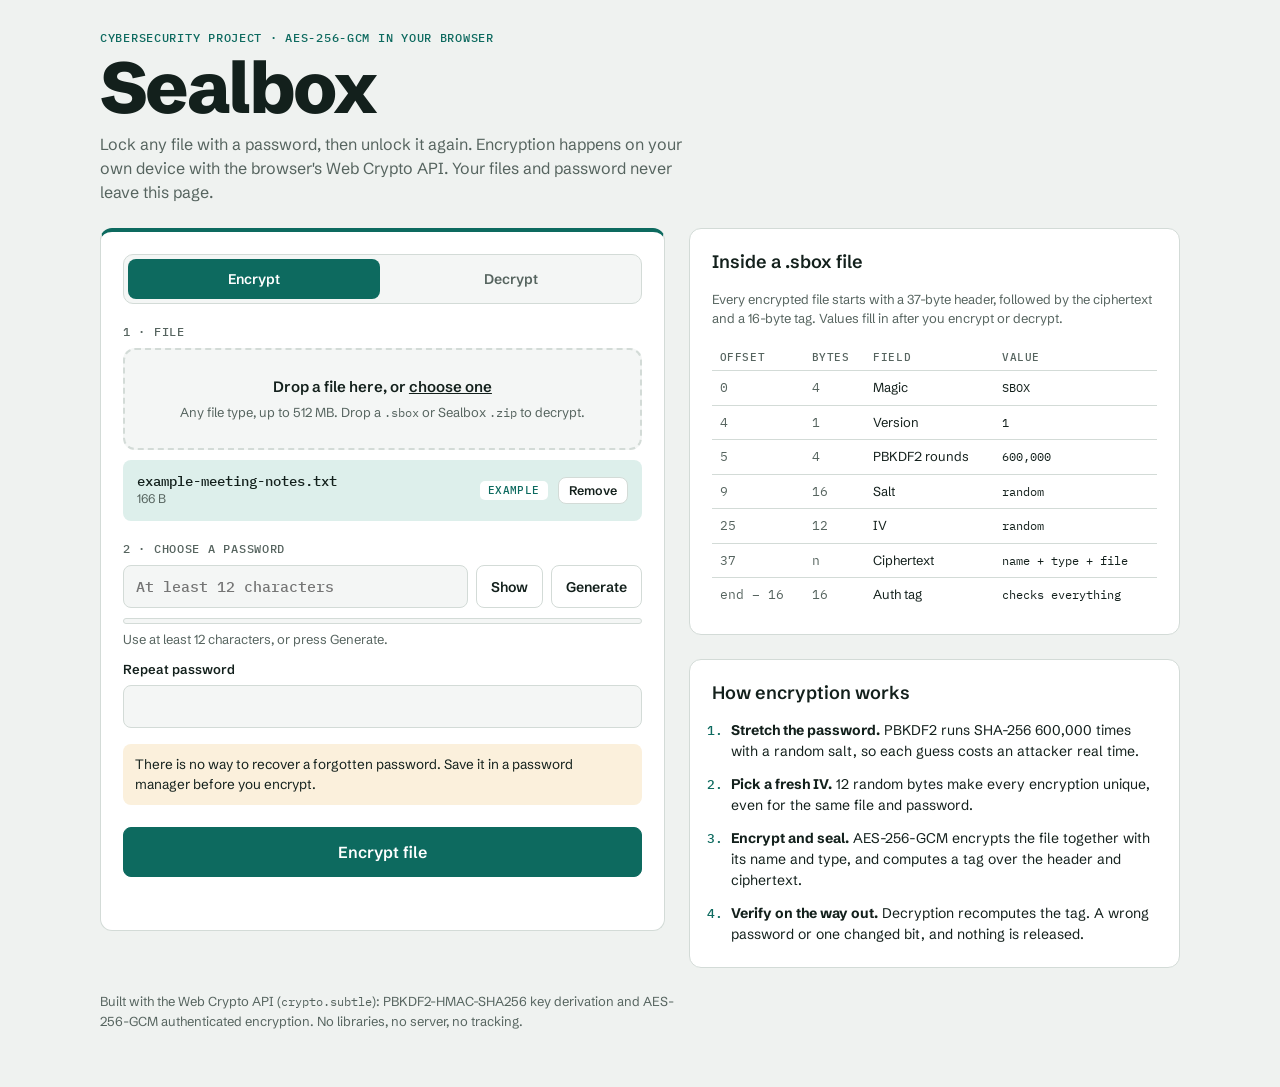
<file: encrypt_and_decrypt/File Encryption/index.html>
<!doctype html><html><head><meta charset=utf8><meta name=viewport content="width=device-width,initial-scale=1,viewport-fit=cover"><style>:root{color-scheme:light;box-sizing:border-box;padding-top:env(safe-area-inset-top,0px);padding-bottom:env(safe-area-inset-bottom,0px)}html{scroll-padding-top:env(safe-area-inset-top,0px)}body{margin:0;padding:0;font:14px -apple-system,BlinkMacSystemFont,sans-serif;background:#fff;color:#000}img{max-width:100%}[hidden]:not([hidden=until-found i]){display:none!important}</style></head><body>
<title>Sealbox File Encryption</title>
  <link rel="preconnect" href="https://fonts.googleapis.com">
  <link rel="stylesheet" href="https://fonts.googleapis.com/css2?family=Schibsted+Grotesk:wght@400;500;600;800&family=IBM+Plex+Mono:wght@400;500&display=swap">
  <link rel="stylesheet" href="styles.css">

  <div class="wrap">
    <header class="page-header">
      <div class="eyebrow">Cybersecurity project · AES-256-GCM in your browser</div>
      <h1>Sealbox</h1>
      <p class="lede">Lock any file with a password, then unlock it again. Encryption happens on your own device with the browser's Web Crypto API. Your files and password never leave this page.</p>
    </header>

    <main class="main-grid">
      <!-- The tool -->
      <section class="panel tool" aria-labelledby="tool-heading">
        <h2 id="tool-heading" class="visually-hidden">Encrypt or decrypt a file</h2>

        <div class="mode-switch" role="group" aria-label="Mode">
          <button id="mode-encrypt" type="button" class="mode" aria-pressed="true">Encrypt</button>
          <button id="mode-decrypt" type="button" class="mode" aria-pressed="false">Decrypt</button>
        </div>

        <!-- Step 1: file -->
        <div class="step">
          <span class="step-label">1 · File</span>
          <input id="file-input" class="visually-hidden" type="file">
          <label id="dropzone" class="dropzone" for="file-input">
            <span class="dropzone-title">Drop a file here, or <u>choose one</u></span>
            <span class="dropzone-hint">Any file type, up to 512 MB. Drop a <code>.sbox</code> or Sealbox <code>.zip</code> to decrypt.</span>
          </label>

          <div id="file-card" class="file-card" hidden>
            <div class="file-info">
              <span id="file-name" class="file-name"></span>
              <span id="file-meta" class="file-meta"></span>
            </div>
            <span id="file-badge" class="badge"></span>
            <button id="clear-file" type="button" class="small">Remove</button>
          </div>
        </div>

        <!-- Step 2: password -->
        <div class="step">
          <label id="password-label" class="step-label" for="password">2 · Choose a password</label>
          <div class="field">
            <input id="password" type="password" autocomplete="new-password" spellcheck="false" placeholder="At least 12 characters">
            <button id="toggle-password" type="button" aria-controls="password">Show</button>
            <button id="generate-password" type="button">Generate</button>
          </div>

          <div id="strength" class="strength">
            <div class="strength-track" aria-hidden="true"><span id="strength-fill"></span></div>
            <span id="strength-text" class="hint"></span>
          </div>

          <div id="confirm-field" class="stack">
            <label for="password-confirm" class="sub-label">Repeat password</label>
            <input id="password-confirm" type="password" autocomplete="new-password" spellcheck="false">
            <span id="confirm-text" class="hint"></span>
          </div>

          <p id="lost-warning" class="callout">There is no way to recover a forgotten password. Save it in a password manager before you encrypt.</p>
        </div>

        <!-- Step 3: run -->
        <div class="step">
          <button id="run" type="button" class="primary run">Encrypt file</button>
          <p id="status" class="status" role="status" aria-live="polite"></p>
        </div>

        <!-- Result -->
        <section id="result" class="result" aria-labelledby="result-title" hidden>
          <div class="result-head">
            <div>
              <h3 id="result-title"></h3>
              <span id="result-name" class="file-name"></span>
            </div>
            <button id="save" type="button" class="primary">Save file</button>
          </div>
          <dl id="result-details" class="details"></dl>
          <p id="save-note" class="hint"></p>
        </section>
      </section>

      <!-- Explanation -->
      <aside class="side">
        <section class="panel" aria-labelledby="format-heading">
          <h2 id="format-heading">Inside a .sbox file</h2>
          <p class="hint">Every encrypted file starts with a 37-byte header, followed by the ciphertext and a 16-byte tag. Values fill in after you encrypt or decrypt.</p>
          <div class="table-scroll">
            <table class="format">
              <thead>
                <tr><th scope="col">Offset</th><th scope="col">Bytes</th><th scope="col">Field</th><th scope="col">Value</th></tr>
              </thead>
              <tbody>
                <tr><td>0</td><td>4</td><td>Magic</td><td><code>SBOX</code></td></tr>
                <tr><td>4</td><td>1</td><td>Version</td><td><code>1</code></td></tr>
                <tr><td>5</td><td>4</td><td>PBKDF2 rounds</td><td><code id="fmt-iterations">600,000</code></td></tr>
                <tr><td>9</td><td>16</td><td>Salt</td><td><code id="fmt-salt">random</code></td></tr>
                <tr><td>25</td><td>12</td><td>IV</td><td><code id="fmt-iv">random</code></td></tr>
                <tr><td>37</td><td id="fmt-cipher-size">n</td><td>Ciphertext</td><td><code>name + type + file</code></td></tr>
                <tr><td id="fmt-tag-offset">end − 16</td><td>16</td><td>Auth tag</td><td><code id="fmt-tag">checks everything</code></td></tr>
              </tbody>
            </table>
          </div>
        </section>

        <section class="panel" aria-labelledby="how-heading">
          <h2 id="how-heading">How encryption works</h2>
          <ol class="how">
            <li><strong>Stretch the password.</strong> PBKDF2 runs SHA-256 600,000 times with a random salt, so each guess costs an attacker real time.</li>
            <li><strong>Pick a fresh IV.</strong> 12 random bytes make every encryption unique, even for the same file and password.</li>
            <li><strong>Encrypt and seal.</strong> AES-256-GCM encrypts the file together with its name and type, and computes a tag over the header and ciphertext.</li>
            <li><strong>Verify on the way out.</strong> Decryption recomputes the tag. A wrong password or one changed bit, and nothing is released.</li>
          </ol>
        </section>
      </aside>
    </main>

    <footer class="page-footer">
      Built with the Web Crypto API (<code>crypto.subtle</code>): PBKDF2-HMAC-SHA256 key derivation and AES-256-GCM authenticated encryption. No libraries, no server, no tracking.
    </footer>
  </div>

  <!-- Order matters: app.js uses the globals defined by the two files above it. -->
  <script src="js/crypto.js"></script>
  <script src="js/zip.js"></script>
  <script src="js/app.js"></script>

</body></html>
</file>
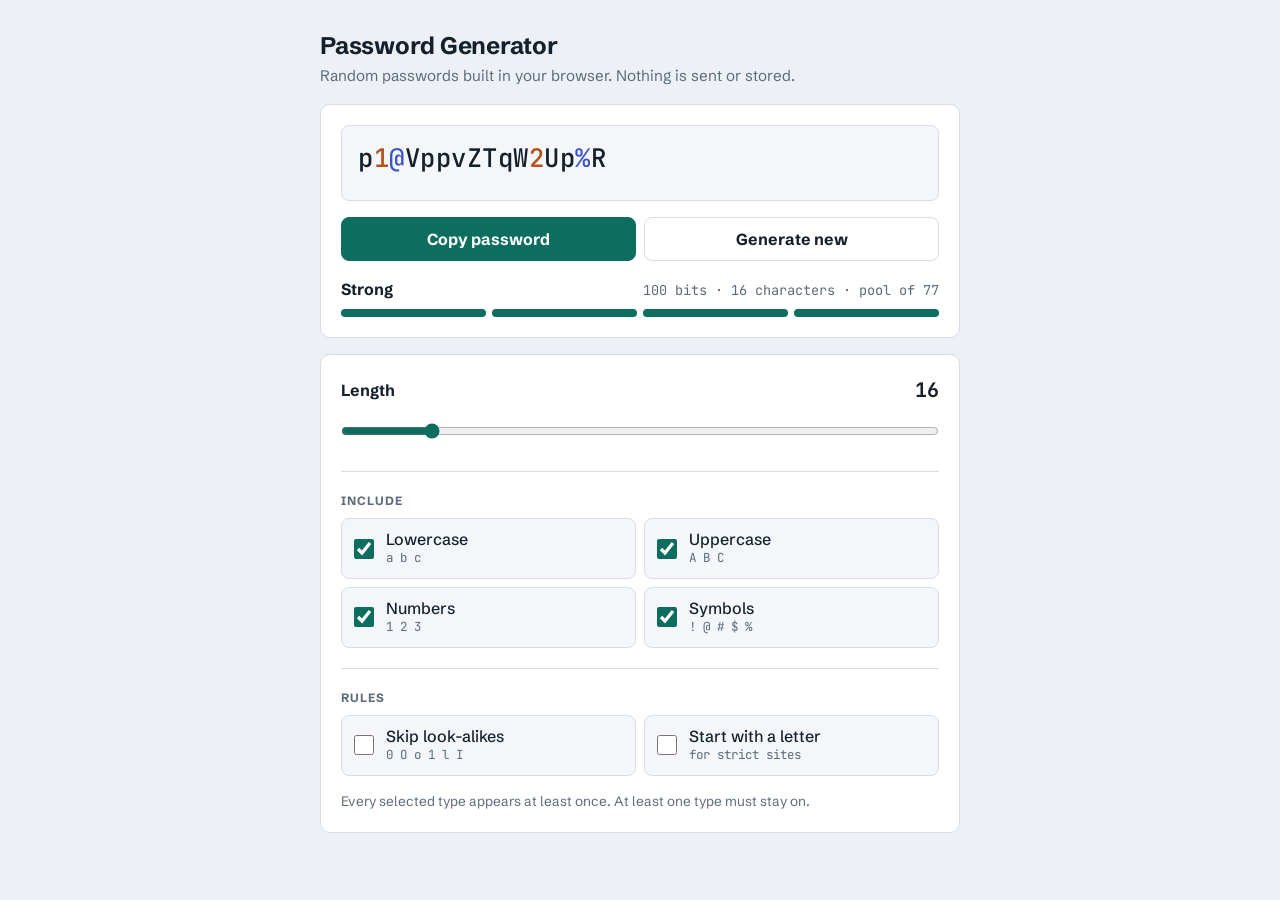
<file: Password_maker/Password Generator.html>
<!doctype html>
<html>
  <head>
    <meta charset="utf8" />
    <meta
      name="viewport"
      content="width=device-width,initial-scale=1,viewport-fit=cover"
    />
    <style>
      :root {
        color-scheme: light;
        box-sizing: border-box;
        padding-top: env(safe-area-inset-top, 0px);
        padding-bottom: env(safe-area-inset-bottom, 0px);
      }
      html {
        scroll-padding-top: env(safe-area-inset-top, 0px);
      }
      body {
        margin: 0;
        padding: 0;
        font:
          14px -apple-system,
          BlinkMacSystemFont,
          sans-serif;
        background: #fff;
        color: #000;
      }
      img {
        max-width: 100%;
      }
      [hidden]:not([hidden="until-found" i]) {
        display: none !important;
      }
    </style>
  </head>
  <body>
    <title>Password Generator</title>
    <link rel="preconnect" href="https://fonts.googleapis.com" />
    <link rel="preconnect" href="https://fonts.gstatic.com" crossorigin />
    <link
      rel="stylesheet"
      href="https://fonts.googleapis.com/css2?family=JetBrains+Mono:wght@500;700&family=Schibsted+Grotesk:wght@400;500;700&display=swap"
    />
    <style>
      /* Layout: one centered tool column. Output panel on top, criteria below, strength read-out between. */
      :root {
        --bg: #edf0f4;
        --surface: #ffffff;
        --surface-2: #f4f6f9;
        --fg: #14202b;
        --muted: #5a6b7b;
        --line: #d6dde5;
        --accent: #0d6e5f;
        --accent-fg: #ffffff;
        --digit: #b4531a;
        --symbol: #3a56c4;
        --weak: #c23a3a;
        --fair: #c7831a;
        --good: #5b8a1f;
        --strong: #0d6e5f;
        --font-body:
          "Schibsted Grotesk", system-ui, -apple-system, "Segoe UI", sans-serif;
        --font-mono:
          "JetBrains Mono", ui-monospace, "SFMono-Regular", Menlo, Consolas,
          monospace;
      }
      @media (prefers-color-scheme: dark) {
        :root:not([data-theme="light"]) {
          --bg: #0e151b;
          --surface: #16202a;
          --surface-2: #1d2935;
          --fg: #e6edf3;
          --muted: #93a3b3;
          --line: #2a3846;
          --accent: #4fd1b0;
          --accent-fg: #07211b;
          --digit: #f0a35e;
          --symbol: #8fa8ff;
          --weak: #ef7676;
          --fair: #e8a94a;
          --good: #9cc95a;
          --strong: #4fd1b0;
          color-scheme: dark;
        }
      }
      :root[data-theme="dark"] {
        --bg: #0e151b;
        --surface: #16202a;
        --surface-2: #1d2935;
        --fg: #e6edf3;
        --muted: #93a3b3;
        --line: #2a3846;
        --accent: #4fd1b0;
        --accent-fg: #07211b;
        --digit: #f0a35e;
        --symbol: #8fa8ff;
        --weak: #ef7676;
        --fair: #e8a94a;
        --good: #9cc95a;
        --strong: #4fd1b0;
        color-scheme: dark;
      }

      * {
        box-sizing: border-box;
      }
      body {
        background: var(--bg);
        color: var(--fg);
        font-family: var(--font-body);
        font-size: 16px;
        line-height: 1.5;
        padding-inline: 16px;
        padding-block: 32px 48px;
      }
      main {
        max-width: 640px;
        margin-inline: auto;
        display: flex;
        flex-direction: column;
        gap: 16px;
      }
      h1 {
        font-size: 1.5rem;
        line-height: 1.2;
        margin: 0;
        letter-spacing: -0.01em;
        text-wrap: balance;
      }
      .lede {
        margin: 4px 0 0;
        color: var(--muted);
        font-size: 0.95rem;
      }

      .panel {
        background: var(--surface);
        border: 1px solid var(--line);
        border-radius: 10px;
        padding: 20px;
      }

      .output {
        display: flex;
        flex-direction: column;
        gap: 16px;
      }
      .pw {
        font-family: var(--font-mono);
        font-weight: 500;
        font-size: clamp(1.15rem, 4.6vw, 1.6rem);
        line-height: 1.45;
        letter-spacing: 0.02em;
        word-break: break-all;
        min-height: 3em;
        padding: 14px 16px;
        background: var(--surface-2);
        border: 1px solid var(--line);
        border-radius: 8px;
        user-select: all;
        min-width: 0;
      }
      .pw .d {
        color: var(--digit);
      }
      .pw .s {
        color: var(--symbol);
      }
      .actions {
        display: flex;
        gap: 8px;
        flex-wrap: wrap;
      }
      button {
        font: inherit;
        font-weight: 700;
        min-height: 44px;
        padding: 0 18px;
        border-radius: 8px;
        border: 1px solid var(--line);
        background: var(--surface);
        color: var(--fg);
        cursor: pointer;
      }
      button.primary {
        background: var(--accent);
        border-color: var(--accent);
        color: var(--accent-fg);
        flex: 1 1 140px;
      }
      button.secondary {
        flex: 1 1 140px;
      }
      button:hover {
        filter: brightness(0.96);
      }
      button:focus-visible,
      input:focus-visible {
        outline: 3px solid var(--symbol);
        outline-offset: 2px;
      }

      .strength {
        display: flex;
        flex-direction: column;
        gap: 8px;
      }
      .strength-head {
        display: flex;
        justify-content: space-between;
        align-items: baseline;
        gap: 12px;
        flex-wrap: wrap;
      }
      .strength-label {
        font-weight: 700;
      }
      .strength-meta {
        font-family: var(--font-mono);
        font-size: 0.85rem;
        color: var(--muted);
        font-variant-numeric: tabular-nums;
      }
      .bars {
        display: grid;
        grid-template-columns: repeat(4, 1fr);
        gap: 6px;
      }
      .bars span {
        height: 8px;
        border-radius: 4px;
        background: var(--line);
      }
      .bars span.on {
        background: var(--level, var(--accent));
      }

      fieldset {
        border: 0;
        margin: 0;
        padding: 0;
        min-width: 0;
      }
      .row {
        display: flex;
        align-items: center;
        justify-content: space-between;
        gap: 12px;
      }
      .len-label {
        font-weight: 700;
      }
      .len-value {
        font-family: var(--font-mono);
        font-weight: 700;
        font-size: 1.25rem;
        font-variant-numeric: tabular-nums;
      }
      input[type="range"] {
        width: 100%;
        margin: 12px 0 0;
        accent-color: var(--accent);
        height: 28px;
      }

      .group-title {
        font-size: 0.75rem;
        text-transform: uppercase;
        letter-spacing: 0.08em;
        color: var(--muted);
        font-weight: 700;
        margin: 0 0 8px;
      }
      .opts {
        display: grid;
        grid-template-columns: repeat(2, minmax(0, 1fr));
        gap: 8px;
      }
      @media (max-width: 460px) {
        .opts {
          grid-template-columns: 1fr;
        }
      }
      .opt {
        display: flex;
        align-items: center;
        gap: 12px;
        padding: 10px 12px;
        min-height: 48px;
        border: 1px solid var(--line);
        border-radius: 8px;
        background: var(--surface-2);
        cursor: pointer;
        min-width: 0;
      }
      .opt input {
        width: 20px;
        height: 20px;
        accent-color: var(--accent);
        flex: none;
        margin: 0;
      }
      .opt .t {
        display: flex;
        flex-direction: column;
        min-width: 0;
      }
      .opt .name {
        font-weight: 500;
        line-height: 1.25;
      }
      .opt .eg {
        font-family: var(--font-mono);
        font-size: 0.78rem;
        color: var(--muted);
        overflow-wrap: anywhere;
      }
      .divider {
        height: 1px;
        background: var(--line);
        border: 0;
        margin: 20px 0;
      }
      .note {
        margin: 0;
        color: var(--muted);
        font-size: 0.85rem;
      }
      .sr {
        position: absolute;
        width: 1px;
        height: 1px;
        overflow: hidden;
        clip: rect(0 0 0 0);
        white-space: nowrap;
      }
      @media (prefers-reduced-motion: no-preference) {
        button {
          transition: filter 0.12s;
        }
      }
    </style>

    <main>
      <header>
        <h1>Password Generator</h1>
        <p class="lede">
          Random passwords built in your browser. Nothing is sent or stored.
        </p>
      </header>

      <section class="panel output" aria-label="Generated password">
        <div id="pw" class="pw" aria-live="polite"></div>
        <div class="actions">
          <button id="copy" class="primary" type="button">Copy password</button>
          <button id="regen" class="secondary" type="button">
            Generate new
          </button>
        </div>
        <div class="strength">
          <div class="strength-head">
            <span class="strength-label" id="sLabel">Strong</span>
            <span class="strength-meta" id="sMeta"></span>
          </div>
          <div class="bars" id="bars" aria-hidden="true">
            <span></span><span></span><span></span><span></span>
          </div>
        </div>
      </section>

      <section class="panel" aria-label="Password criteria">
        <fieldset>
          <div class="row">
            <label class="len-label" for="len">Length</label>
            <output class="len-value" id="lenOut" for="len">16</output>
          </div>
          <input id="len" type="range" min="8" max="64" value="16" step="1" />
        </fieldset>

        <hr class="divider" />

        <fieldset>
          <p class="group-title">Include</p>
          <div class="opts">
            <label class="opt" for="lower"
              ><input id="lower" type="checkbox" checked /><span class="t"
                ><span class="name">Lowercase</span
                ><span class="eg">a b c</span></span
              ></label
            >
            <label class="opt" for="upper"
              ><input id="upper" type="checkbox" checked /><span class="t"
                ><span class="name">Uppercase</span
                ><span class="eg">A B C</span></span
              ></label
            >
            <label class="opt" for="digits"
              ><input id="digits" type="checkbox" checked /><span class="t"
                ><span class="name">Numbers</span
                ><span class="eg">1 2 3</span></span
              ></label
            >
            <label class="opt" for="symbols"
              ><input id="symbols" type="checkbox" checked /><span class="t"
                ><span class="name">Symbols</span
                ><span class="eg">! @ # $ %</span></span
              ></label
            >
          </div>
        </fieldset>

        <hr class="divider" />

        <fieldset>
          <p class="group-title">Rules</p>
          <div class="opts">
            <label class="opt" for="ambig"
              ><input id="ambig" type="checkbox" /><span class="t"
                ><span class="name">Skip look-alikes</span
                ><span class="eg">0 O o 1 l I</span></span
              ></label
            >
            <label class="opt" for="startLetter"
              ><input id="startLetter" type="checkbox" /><span class="t"
                ><span class="name">Start with a letter</span
                ><span class="eg">for strict sites</span></span
              ></label
            >
          </div>
        </fieldset>
        <p class="note" style="margin-top: 16px">
          Every selected type appears at least once. At least one type must stay
          on.
        </p>
      </section>
    </main>

    <script>
      (function () {
        var SETS = {
          lower: "abcdefghijklmnopqrstuvwxyz",
          upper: "ABCDEFGHIJKLMNOPQRSTUVWXYZ",
          digits: "0123456789",
          symbols: "!@#$%^&*()-_=+?",
        };
        var AMBIGUOUS = /[0Oo1lI]/g;

        var $ = function (id) {
          return document.getElementById(id);
        };
        var els = {
          pw: $("pw"),
          copy: $("copy"),
          regen: $("regen"),
          len: $("len"),
          lenOut: $("lenOut"),
          lower: $("lower"),
          upper: $("upper"),
          digits: $("digits"),
          symbols: $("symbols"),
          ambig: $("ambig"),
          startLetter: $("startLetter"),
          sLabel: $("sLabel"),
          sMeta: $("sMeta"),
          bars: $("bars"),
        };
        var typeKeys = ["lower", "upper", "digits", "symbols"];
        var current = "";

        // Unbiased random integer in [0, max) using rejection sampling.
        function randInt(max) {
          var buf = new Uint32Array(1);
          var limit = Math.floor(4294967296 / max) * max;
          do {
            crypto.getRandomValues(buf);
          } while (buf[0] >= limit);
          return buf[0] % max;
        }
        function pick(str) {
          return str.charAt(randInt(str.length));
        }
        function shuffle(arr) {
          for (var i = arr.length - 1; i > 0; i--) {
            var j = randInt(i + 1);
            var t = arr[i];
            arr[i] = arr[j];
            arr[j] = t;
          }
          return arr;
        }

        function activeSets() {
          var noAmbig = els.ambig.checked;
          return typeKeys
            .filter(function (k) {
              return els[k].checked;
            })
            .map(function (k) {
              return noAmbig ? SETS[k].replace(AMBIGUOUS, "") : SETS[k];
            });
        }

        function generate() {
          var sets = activeSets();
          var len = parseInt(els.len.value, 10);
          var pool = sets.join("");
          var chars = sets.map(pick); // guarantee one from each selected type
          while (chars.length < len) chars.push(pick(pool));
          shuffle(chars);

          if (els.startLetter.checked) {
            var isLetter = function (c) {
              return /[A-Za-z]/.test(c);
            };
            if (!isLetter(chars[0])) {
              var idx = chars.findIndex(isLetter);
              if (idx > 0) {
                var t = chars[0];
                chars[0] = chars[idx];
                chars[idx] = t;
              }
            }
          }
          return { text: chars.join(""), poolSize: pool.length, length: len };
        }

        function render(result) {
          current = result.text;
          els.pw.textContent = "";
          for (var i = 0; i < current.length; i++) {
            var c = current.charAt(i);
            var span = document.createElement("span");
            if (/[0-9]/.test(c)) span.className = "d";
            else if (!/[A-Za-z]/.test(c)) span.className = "s";
            span.textContent = c;
            els.pw.appendChild(span);
          }
          var bits = Math.round(result.length * Math.log2(result.poolSize));
          var level = bits < 40 ? 1 : bits < 60 ? 2 : bits < 80 ? 3 : 4;
          var names = ["", "Weak", "Fair", "Good", "Strong"];
          var colors = [
            "",
            "var(--weak)",
            "var(--fair)",
            "var(--good)",
            "var(--strong)",
          ];
          els.sLabel.textContent = names[level];
          els.sMeta.textContent =
            bits +
            " bits · " +
            result.length +
            " characters · pool of " +
            result.poolSize;
          var spans = els.bars.children;
          for (var k = 0; k < spans.length; k++) {
            spans[k].className = k < level ? "on" : "";
            spans[k].style.setProperty("--level", colors[level]);
          }
        }

        function refresh() {
          els.lenOut.textContent = els.len.value;
          render(generate());
          save();
        }

        function save() {
          try {
            var s = {
              len: els.len.value,
              ambig: els.ambig.checked,
              startLetter: els.startLetter.checked,
            };
            typeKeys.forEach(function (k) {
              s[k] = els[k].checked;
            });
            localStorage.setItem("pwgen-settings", JSON.stringify(s));
          } catch (e) {}
        }
        function load() {
          try {
            var raw = localStorage.getItem("pwgen-settings");
            if (!raw) return;
            var s = JSON.parse(raw);
            if (s.len) els.len.value = s.len;
            ["ambig", "startLetter"].concat(typeKeys).forEach(function (k) {
              if (typeof s[k] === "boolean") els[k].checked = s[k];
            });
            if (
              !typeKeys.some(function (k) {
                return els[k].checked;
              })
            )
              els.lower.checked = true;
          } catch (e) {}
        }

        typeKeys.forEach(function (k) {
          els[k].addEventListener("change", function () {
            if (
              !typeKeys.some(function (x) {
                return els[x].checked;
              })
            )
              els[k].checked = true;
            refresh();
          });
        });
        els.len.addEventListener("input", refresh);
        els.ambig.addEventListener("change", refresh);
        els.startLetter.addEventListener("change", refresh);
        els.regen.addEventListener("click", function () {
          refresh();
        });

        var resetTimer;
        function flash(msg) {
          els.copy.textContent = msg;
          clearTimeout(resetTimer);
          resetTimer = setTimeout(function () {
            els.copy.textContent = "Copy password";
          }, 1600);
        }
        function selectText() {
          var r = document.createRange();
          r.selectNodeContents(els.pw);
          var sel = window.getSelection();
          sel.removeAllRanges();
          sel.addRange(r);
        }
        els.copy.addEventListener("click", function () {
          var done = function () {
            flash("Copied");
          };
          var fail = function () {
            selectText();
            flash("Press Ctrl+C to copy");
          };
          if (navigator.clipboard && navigator.clipboard.writeText) {
            navigator.clipboard.writeText(current).then(done, fail);
          } else {
            fail();
          }
        });

        load();
        refresh();
      })();
    </script>
  </body>
</html>
</file>
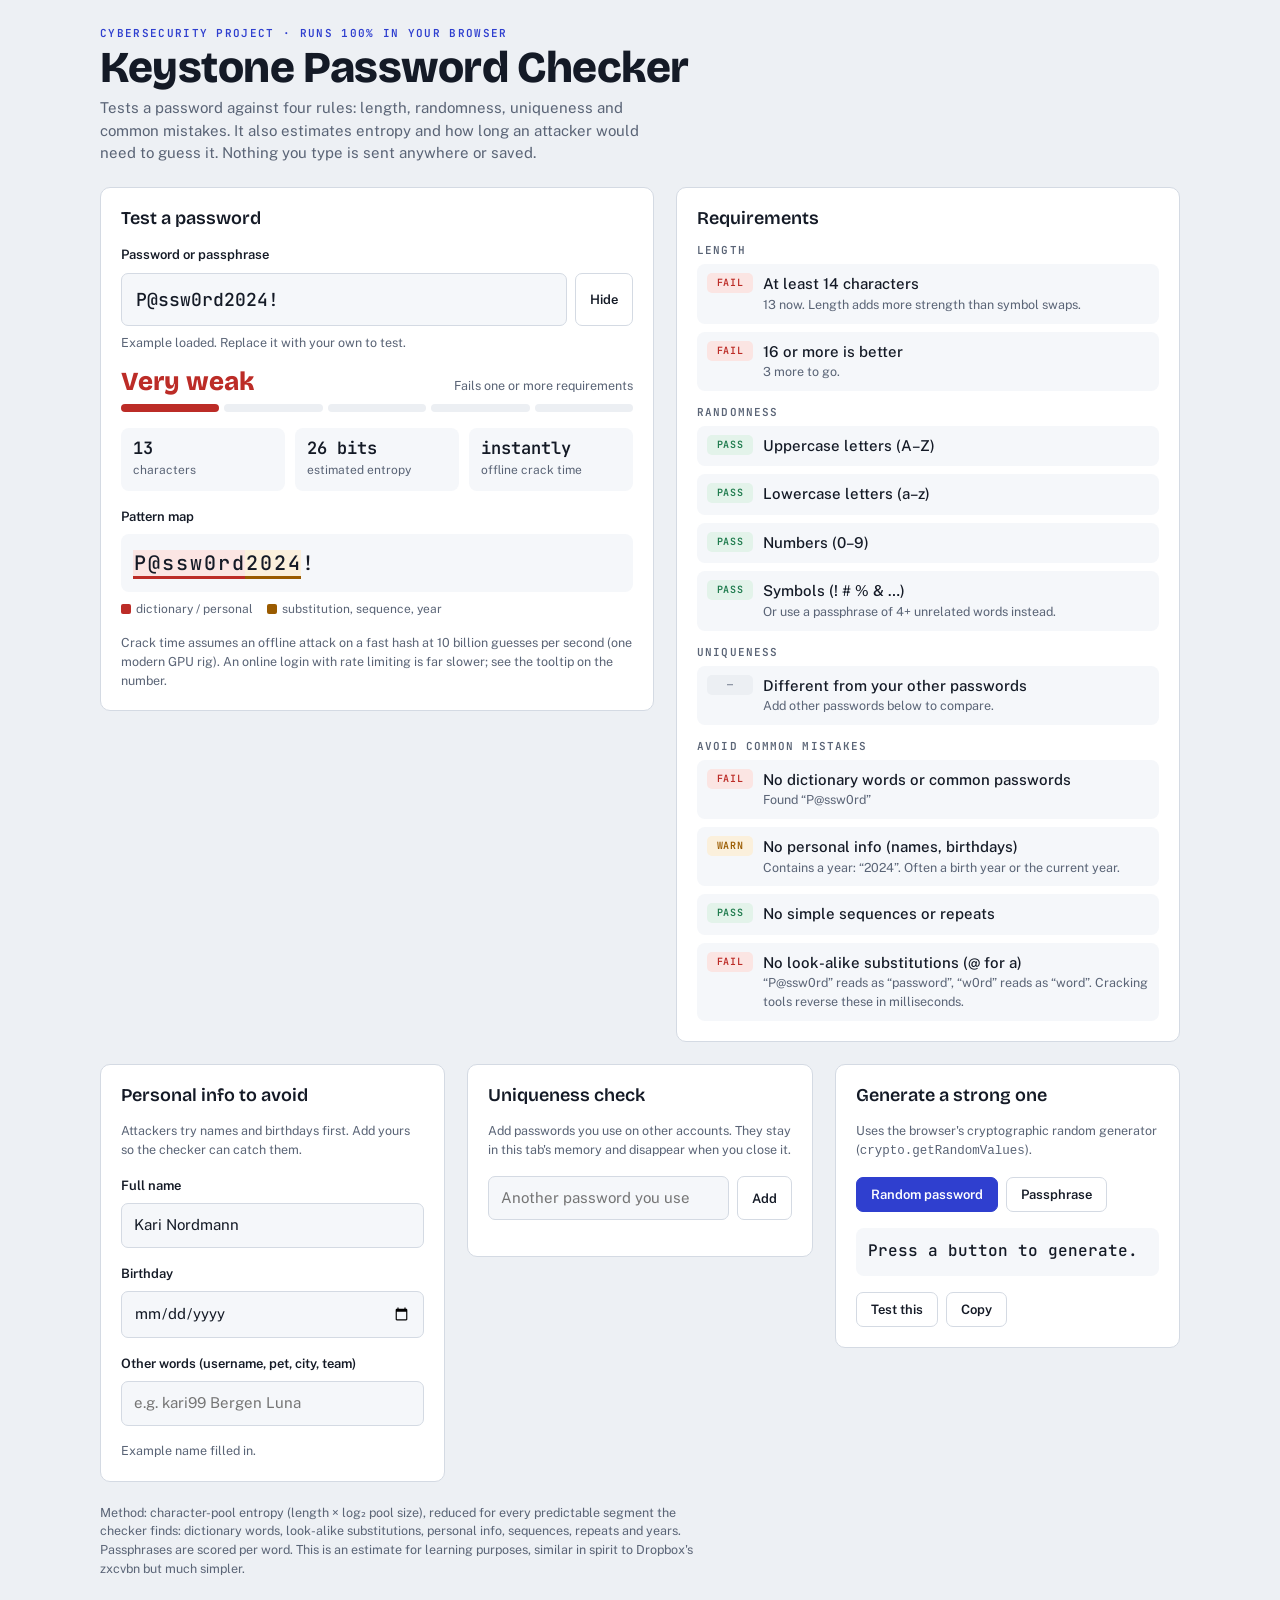
<file: Password_strength_checker/Password Checker.html>
<!doctype html><html><head><meta charset=utf8><meta name=viewport content="width=device-width,initial-scale=1,viewport-fit=cover"><style>:root{color-scheme:light;box-sizing:border-box;padding-top:env(safe-area-inset-top,0px);padding-bottom:env(safe-area-inset-bottom,0px)}html{scroll-padding-top:env(safe-area-inset-top,0px)}body{margin:0;padding:0;font:14px -apple-system,BlinkMacSystemFont,sans-serif;background:#fff;color:#000}img{max-width:100%}[hidden]:not([hidden=until-found i]){display:none!important}</style></head><body>
<title>Keystone Password Checker</title>
<link rel="preconnect" href="https://fonts.googleapis.com">
<link rel="stylesheet" href="https://fonts.googleapis.com/css2?family=Bricolage+Grotesque:opsz,wght@12..96,600;12..96,800&family=Public+Sans:wght@400;500;600&family=JetBrains+Mono:wght@400;600&display=swap">
<style>
/* Layout: single tool column on phones; two columns on desktop — input, verdict and pattern map left, requirement checklist right; helpers below. */
:root{
  --bg:#EDF0F4; --surface:#FFFFFF; --sunk:#F5F7FA; --ink:#141A26; --muted:#5A6476; --line:#D4DAE3;
  --accent:#2F3FCF; --accent-ink:#FFFFFF;
  --good:#1D7A4C; --good-bg:#E3F3EA; --warn:#9A5B00; --warn-bg:#FBF0DC; --bad:#BC2C27; --bad-bg:#FBE5E3; --idle:#7C8596; --idle-bg:#ECEFF3;
  --f-display:"Bricolage Grotesque",ui-sans-serif,system-ui,sans-serif;
  --f-body:"Public Sans",ui-sans-serif,system-ui,-apple-system,"Segoe UI",sans-serif;
  --f-mono:"JetBrains Mono",ui-monospace,SFMono-Regular,Menlo,Consolas,monospace;
}
@media (prefers-color-scheme:dark){:root:not([data-theme="light"]){
  --bg:#0E1219; --surface:#161C27; --sunk:#111621; --ink:#E5E9F1; --muted:#99A3B5; --line:#2A3342;
  --accent:#8E9AFF; --accent-ink:#0E1219;
  --good:#52C78F; --good-bg:#14301F; --warn:#F2AD45; --warn-bg:#33270F; --bad:#FF7069; --bad-bg:#3A1716; --idle:#8A93A4; --idle-bg:#1F2633;
  color-scheme:dark}}
:root[data-theme="dark"]{
  --bg:#0E1219; --surface:#161C27; --sunk:#111621; --ink:#E5E9F1; --muted:#99A3B5; --line:#2A3342;
  --accent:#8E9AFF; --accent-ink:#0E1219;
  --good:#52C78F; --good-bg:#14301F; --warn:#F2AD45; --warn-bg:#33270F; --bad:#FF7069; --bad-bg:#3A1716; --idle:#8A93A4; --idle-bg:#1F2633;
  color-scheme:dark}
*{box-sizing:border-box}
body{background:var(--bg);color:var(--ink);font-family:var(--f-body);font-size:15px;line-height:1.5}
.wrap{max-width:1120px;margin:0 auto;padding-inline:20px;padding-block:28px 56px;display:grid;gap:22px}
header{display:grid;gap:6px}
.eyebrow{font:600 11px/1 var(--f-mono);letter-spacing:.12em;text-transform:uppercase;color:var(--accent)}
h1{font:800 clamp(28px,5vw,44px)/1.05 var(--f-display);margin:0;text-wrap:balance;letter-spacing:-.01em}
.lede{color:var(--muted);max-width:62ch;margin:0}
h2{font:600 18px/1.2 var(--f-display);margin:0}
.grid{display:grid;grid-template-columns:minmax(0,1.1fr) minmax(0,1fr);gap:22px;align-items:start}
@media (max-width:820px){.grid{grid-template-columns:minmax(0,1fr)}}
.panel{background:var(--surface);border:1px solid var(--line);border-radius:10px;padding:20px;display:grid;gap:16px;min-width:0}
label{font-weight:600;font-size:13px}
.field{display:flex;gap:8px}
input[type=text],input[type=password],input[type=date]{width:100%;min-width:0;font:inherit;color:var(--ink);background:var(--sunk);border:1px solid var(--line);border-radius:7px;padding:10px 12px}
#pw{font:500 18px/1.3 var(--f-mono);padding:14px}
input:focus-visible,button:focus-visible{outline:2px solid var(--accent);outline-offset:2px}
button{font:600 13px var(--f-body);border-radius:7px;padding:9px 14px;cursor:pointer;border:1px solid var(--line);background:var(--surface);color:var(--ink);white-space:nowrap}
button:hover{border-color:var(--accent)}
button.primary{background:var(--accent);color:var(--accent-ink);border-color:var(--accent)}
.meter{display:grid;grid-template-columns:repeat(5,1fr);gap:5px}
.meter span{height:8px;border-radius:4px;background:var(--idle-bg);transition:background .2s}
.verdict{display:flex;justify-content:space-between;align-items:baseline;flex-wrap:wrap;gap:8px}
.verdict strong{font:800 26px/1 var(--f-display)}
.verdict small{color:var(--muted)}
.stats{display:grid;grid-template-columns:repeat(3,minmax(0,1fr));gap:10px}
.stat{background:var(--sunk);border-radius:8px;padding:10px 12px;min-width:0}
.stat b{display:block;font:600 17px/1.2 var(--f-mono);font-variant-numeric:tabular-nums;overflow-wrap:anywhere}
.stat span{font-size:12px;color:var(--muted)}
@media (max-width:460px){.stats{grid-template-columns:minmax(0,1fr)}}
.map{font:500 20px/1.9 var(--f-mono);background:var(--sunk);border-radius:8px;padding:10px 12px;overflow-x:auto;white-space:pre;min-height:56px}
.map i{font-style:normal;padding:0 1px;border-bottom:3px solid transparent}
.map .k-dict{border-color:var(--bad);background:var(--bad-bg)}
.map .k-leet{border-color:var(--warn);background:var(--warn-bg)}
.map .k-personal{border-color:var(--bad);background:var(--bad-bg)}
.map .k-seq{border-color:var(--warn);background:var(--warn-bg)}
.map .k-year{border-color:var(--warn);background:var(--warn-bg)}
.legend{display:flex;flex-wrap:wrap;gap:6px 14px;font-size:12px;color:var(--muted)}
.legend em{font-style:normal;display:inline-block;width:10px;height:10px;border-radius:2px;margin-right:5px;vertical-align:-1px}
.group{display:grid;gap:8px}
.group h3{margin:0;font:600 11px/1 var(--f-mono);letter-spacing:.1em;text-transform:uppercase;color:var(--muted)}
.rule{display:grid;grid-template-columns:auto minmax(0,1fr);gap:10px;align-items:start;padding:9px 10px;border-radius:8px;background:var(--sunk)}
.pill{font:600 10px/1 var(--f-mono);letter-spacing:.08em;text-transform:uppercase;padding:5px 7px;border-radius:5px;min-width:46px;text-align:center}
.pass .pill{background:var(--good-bg);color:var(--good)}
.warn .pill{background:var(--warn-bg);color:var(--warn)}
.fail .pill{background:var(--bad-bg);color:var(--bad)}
.idle .pill{background:var(--idle-bg);color:var(--idle)}
.rule p{margin:0;font-weight:500}
.rule small{display:block;color:var(--muted);font-size:12.5px;overflow-wrap:anywhere}
.lower{display:grid;grid-template-columns:repeat(3,minmax(0,1fr));gap:22px;align-items:start}
@media (max-width:980px){.lower{grid-template-columns:minmax(0,1fr)}}
.hint{font-size:12.5px;color:var(--muted);margin:0}
.chips{display:flex;flex-wrap:wrap;gap:6px}
.chip{font:500 12px var(--f-mono);background:var(--sunk);border:1px solid var(--line);border-radius:6px;padding:4px 4px 4px 8px;display:flex;gap:6px;align-items:center}
.chip button{padding:2px 6px;font-size:11px}
.out{font:500 16px/1.4 var(--f-mono);background:var(--sunk);border-radius:8px;padding:12px;overflow-wrap:anywhere;min-height:48px}
.row{display:flex;flex-wrap:wrap;gap:8px}
.stack{display:grid;gap:8px}
footer{color:var(--muted);font-size:12.5px;max-width:75ch}
@media (prefers-reduced-motion:reduce){*{transition:none!important}}
</style>

<div class="wrap">
  <header>
    <div class="eyebrow">Cybersecurity project · runs 100% in your browser</div>
    <h1>Keystone Password Checker</h1>
    <p class="lede">Tests a password against four rules: length, randomness, uniqueness and common mistakes. It also estimates entropy and how long an attacker would need to guess it. Nothing you type is sent anywhere or saved.</p>
  </header>

  <div class="grid">
    <section class="panel" aria-labelledby="h-test">
      <h2 id="h-test">Test a password</h2>
      <div class="stack">
        <label for="pw">Password or passphrase</label>
        <div class="field">
          <input id="pw" type="text" autocomplete="off" spellcheck="false" value="P@ssw0rd2024!">
          <button id="toggle" type="button" aria-controls="pw">Hide</button>
        </div>
        <p class="hint">Example loaded. Replace it with your own to test.</p>
      </div>

      <div class="stack">
        <div class="verdict"><strong id="verdict">–</strong><small id="verdictNote"></small></div>
        <div class="meter" id="meter" aria-hidden="true"><span></span><span></span><span></span><span></span><span></span></div>
      </div>

      <div class="stats">
        <div class="stat"><b id="sLen">0</b><span>characters</span></div>
        <div class="stat"><b id="sBits">0 bits</b><span>estimated entropy</span></div>
        <div class="stat"><b id="sTime">–</b><span id="sTimeLbl">offline crack time</span></div>
      </div>

      <div class="stack">
        <label>Pattern map</label>
        <div class="map" id="map" aria-live="polite"></div>
        <div class="legend">
          <span><em style="background:var(--bad)"></em>dictionary / personal</span>
          <span><em style="background:var(--warn)"></em>substitution, sequence, year</span>
        </div>
      </div>
      <p class="hint">Crack time assumes an offline attack on a fast hash at 10 billion guesses per second (one modern GPU rig). An online login with rate limiting is far slower; see the tooltip on the number.</p>
    </section>

    <section class="panel" aria-labelledby="h-rules">
      <h2 id="h-rules">Requirements</h2>
      <div id="rules" class="stack" style="gap:16px"></div>
    </section>
  </div>

  <div class="lower">
    <section class="panel" aria-labelledby="h-personal">
      <h2 id="h-personal">Personal info to avoid</h2>
      <p class="hint">Attackers try names and birthdays first. Add yours so the checker can catch them.</p>
      <div class="stack"><label for="pName">Full name</label><input id="pName" type="text" value="Kari Nordmann" autocomplete="off"></div>
      <div class="stack"><label for="pBirth">Birthday</label><input id="pBirth" type="date"></div>
      <div class="stack"><label for="pOther">Other words (username, pet, city, team)</label><input id="pOther" type="text" placeholder="e.g. kari99 Bergen Luna" autocomplete="off"></div>
      <p class="hint">Example name filled in.</p>
    </section>

    <section class="panel" aria-labelledby="h-unique">
      <h2 id="h-unique">Uniqueness check</h2>
      <p class="hint">Add passwords you use on other accounts. They stay in this tab's memory and disappear when you close it.</p>
      <div class="field">
        <input id="other" type="password" autocomplete="off" placeholder="Another password you use" aria-label="Another password you use">
        <button id="addOther" type="button">Add</button>
      </div>
      <div class="chips" id="chips"></div>
    </section>

    <section class="panel" aria-labelledby="h-gen">
      <h2 id="h-gen">Generate a strong one</h2>
      <p class="hint">Uses the browser's cryptographic random generator (<code>crypto.getRandomValues</code>).</p>
      <div class="row">
        <button class="primary" id="genPw" type="button">Random password</button>
        <button id="genPhrase" type="button">Passphrase</button>
      </div>
      <div class="out" id="genOut">Press a button to generate.</div>
      <div class="row">
        <button id="useGen" type="button" disabled>Test this</button>
        <button id="copyGen" type="button" disabled>Copy</button>
      </div>
    </section>
  </div>

  <footer>Method: character-pool entropy (length × log₂ pool size), reduced for every predictable segment the checker finds: dictionary words, look-alike substitutions, personal info, sequences, repeats and years. Passphrases are scored per word. This is an estimate for learning purposes, similar in spirit to Dropbox's zxcvbn but much simpler.</footer>
</div>

<script>
(() => {
const DICT_WORDS = `password passord passwd admin administrator welcome velkommen letmein dragon monkey master sunshine princess football fotball baseball soccer hockey shadow superman batman spiderman love lovely iloveyou hello summer sommer winter vinter spring autumn secret hemmelig trustno freedom flower blomst cookie cheese chocolate computer internet google apple samsung facebook instagram norway norge oslo bergen london paris house hjem family familie friend happy lucky angel killer hunter ranger tiger lion bear eagle horse hest katt hund puppy kitten purple orange yellow green black white silver golden diamond star stjerne moon music guitar piano player gamer pokemon minecraft starwars matrix ninja pirate wizard magic dream heaven jesus money penger bank secure sikker login user bruker test guest root access pass word change default whatever nothing someone maria anna john michael jessica ashley daniel thomas nordmann kari emma nora jakob lucas william oliver charlie buster ginger pepper coffee kaffe beer pizza banana butter smile sweet baby babe honey forever always never school skole student teacher work jobb office january february march april june july august september october november december monday tuesday friday sunday weekend mother father sister brother mamma pappa blue rose summer2 qwerty azerty dog cat sun`.split(/\s+/).filter(w=>w.length>=3);
const COMMON = new Set(['123456','12345678','123456789','password','qwerty','abc123','111111','iloveyou','passw0rd','p@ssw0rd','letmein','trustno1','admin','welcome','monkey','dragon','qazwsx','zaq12wsx','passord','password1','qwerty123','1q2w3e4r','000000','sommer','football']);
const DICT = new Set(DICT_WORDS.filter(w=>w.length>=4));
const PHRASES = ['correct horse battery staple','i love you','to be or not to be','let me in','open sesame'];
const ROWS = ['qwertyuiop','asdfghjkl','zxcvbnm','1234567890','qwertzuiop','azertyuiop'];
const LEET = {'@':'a','4':'a','3':'e','1':'i','!':'i','0':'o','$':'s','5':'s','7':'t','+':'t','8':'b','9':'g','|':'l'};
const GEN_WORDS = [...new Set(`amber anchor anvil apron arctic atlas avocado badge bagel balcony bamboo banjo barley basil beacon beetle bicycle biscuit blanket blizzard bonfire bramble breeze brick bronze bucket buffalo bundle cabin cactus camel canal candle canyon carbon cargo carpet castle cedar cello cement chalk cherry chimney cinder citrus clover cobalt cobweb comet compass copper coral cotton cowboy crater crayon cricket crystal cupboard cyclone dandelion denim desert dolphin domino donkey drizzle dune easel echo eclipse elbow ember emerald engine falcon feather fennel ferry fiddle fjord flannel flint fossil fountain gadget galaxy garlic geyser glacier goblet granite gravel griffin hammock harbor harvest hazel helmet hermit hickory horizon hydrant iceberg igloo indigo island ivory jackal jasmine jelly jigsaw jungle kayak kernel kettle kiwi ladder lagoon lantern lava lemon lentil lilac linen lizard lobster locket lotus lumber magnet mango maple marble meadow melon meteor mitten mosaic moss muffin mural mustard nectar needle nickel nutmeg oasis oatmeal octopus olive onion orbit orchid otter oyster paddle pagoda panther papaya parcel parrot pebble pelican pickle pigeon pillow pinecone plank plaza plum pocket pollen poncho poppy pretzel prism pumpkin puzzle quarry quartz quiver rabbit radar raft raisin raven reef ribbon riddle rocket rooster saddle saffron salmon sandal satchel scarf scooter sequoia shovel silo sketch sled slipper socket sparrow spinach sponge squid stable stencil sulfur summit sunflower swamp tadpole tambourine teapot thimble thistle thunder tinsel toaster tornado trellis trolley trumpet tulip tundra turnip tweed twig umbrella valley velvet violin volcano waffle walnut walrus wasabi wagon whistle willow window yacht yarn yodel zebra zephyr zipper`.split(/\s+/))];

const $ = id => document.getElementById(id);
const pw = $('pw'); let hidden = false; const others = [];

function randInt(n){const lim=Math.floor(4294967296/n)*n;const a=new Uint32Array(1);let x;do{crypto.getRandomValues(a);x=a[0]}while(x>=lim);return x%n}
function deleet(s,oneAs){return [...s].map(c=>c==='1'?oneAs:(LEET[c]||c)).join('')}
function lev(a,b){const m=a.length,n=b.length;if(Math.abs(m-n)>4)return 99;let p=[...Array(n+1).keys()];for(let i=1;i<=m;i++){const c=[i];for(let j=1;j<=n;j++)c[j]=Math.min(p[j]+1,c[j-1]+1,p[j-1]+(a[i-1]===b[j-1]?0:1));p=c}return p[n]}
function findWords(s,set,min){const out=[];for(let i=0;i<s.length;i++)for(let L=Math.min(14,s.length-i);L>=min;L--){const sub=s.slice(i,i+L);if(set.has(sub)){out.push({start:i,end:i+L,word:sub});break}}return out}

function personalTokens(){
  const t=[];
  ($('pName').value+' '+$('pOther').value).toLowerCase().split(/[\s,;]+/).forEach(w=>{w=w.replace(/[^a-z0-9æøå]/g,'');if(w.length>=3)t.push(w)});
  const b=$('pBirth').value; // yyyy-mm-dd
  if(b){const [y,m,d]=b.split('-');const yy=y.slice(2);[y,d+m,m+d,d+m+yy,d+m+y,y+m+d,m+d+y,m+d+yy].forEach(x=>t.push(x))}
  return [...new Set(t)];
}

function analyze(p){
  const lower=p.toLowerCase(), n=[...p].length, segs=[];
  const has={lower:/[a-z]/.test(p),upper:/[A-Z]/.test(p),digit:/\d/.test(p),symbol:/[^A-Za-z0-9\s]/.test(p)||/[^\x00-\x7F]/.test(p)};
  let pool=(has.lower?26:0)+(has.upper?26:0)+(has.digit?10:0)+(has.symbol?33:0)+(/\s/.test(p)?1:0);
  pool=Math.max(pool,1);

  // passphrase detection
  const words=p.trim().split(/[\s\-_.,+]+/).filter(Boolean);
  const isPhrase=words.length>=4 && words.every(w=>/[a-zA-Z]{3,}/.test(w));

  // dictionary + common passwords
  const dictSet=new Set([...DICT,...COMMON]);
  const dictHits=isPhrase?[]:findWords(lower,dictSet,4);
  dictHits.forEach(h=>segs.push({...h,kind:'dict'}));
  // leet substitutions
  const leetHits=[];
  if(!isPhrase){for(const v of ['i','l']){const d=deleet(lower,v);findWords(d,dictSet,4).forEach(h=>{const changed=[...lower.slice(h.start,h.end)].some((c,i)=>c!==d[h.start+i]);if(changed&&!leetHits.some(x=>x.start===h.start))leetHits.push({...h,orig:p.slice(h.start,h.end)})})}}
  leetHits.forEach(h=>segs.push({...h,kind:'leet'}));
  // personal
  const toks=personalTokens(), dl=deleet(lower,'i'), personalHits=[];
  toks.forEach(t=>{let i=lower.indexOf(t);if(i<0)i=dl.indexOf(t);if(i>=0)personalHits.push({start:i,end:i+t.length,word:t})});
  personalHits.forEach(h=>segs.push({...h,kind:'personal'}));
  // sequences & repeats
  const seqHits=[];
  for(let i=0;i<lower.length-2;){let j=i+1,dir=lower.charCodeAt(j)-lower.charCodeAt(i);
    const sameClass=(a,b)=>(/[a-z]/.test(a)&&/[a-z]/.test(b))||(/\d/.test(a)&&/\d/.test(b));
    if((dir===1||dir===-1||dir===0)&&sameClass(lower[i],lower[j])){while(j+1<lower.length&&lower.charCodeAt(j+1)-lower.charCodeAt(j)===dir&&sameClass(lower[j],lower[j+1]))j++;
      if(j-i+1>=3){seqHits.push({start:i,end:j+1,word:p.slice(i,j+1),why:dir===0?'repeat':'sequence'});i=j+1;continue}}
    i++}
  ROWS.forEach(r=>{for(const row of [r,[...r].reverse().join('')])for(let L=row.length;L>=4;L--)for(let k=0;k+L<=row.length;k++){const sub=row.slice(k,k+L),at=lower.indexOf(sub);if(at>=0&&!seqHits.some(s=>at<s.end&&at+L>s.start))seqHits.push({start:at,end:at+L,word:p.slice(at,at+L),why:'keyboard pattern'})}});
  const rep=/(.{2,4})\1+/g;let m;while((m=rep.exec(lower))){if(m[0].length>=4&&!seqHits.some(s=>m.index<s.end&&m.index+m[0].length>s.start))seqHits.push({start:m.index,end:m.index+m[0].length,word:p.substr(m.index,m[0].length),why:'repeated chunk'})}
  seqHits.forEach(h=>segs.push({...h,kind:'seq'}));
  // years
  const yearHits=[];const yr=/(19[4-9]\d|20[0-3]\d)/g;while((m=yr.exec(p))){if(!personalHits.some(h=>m.index>=h.start&&m.index<h.end))yearHits.push({start:m.index,end:m.index+4,word:m[0]})}
  yearHits.forEach(h=>segs.push({...h,kind:'year'}));

  // entropy
  let bits;
  if(COMMON.has(lower)) bits=10;
  else if(isPhrase){
    bits=words.reduce((s,w)=>s+(DICT.has(w.toLowerCase())?10:12.9),0)+(has.digit?3.3:0)+(has.upper?2:0);
    const uniq=new Set(words.map(w=>w.toLowerCase())).size; bits-= (words.length-uniq)*12.9;
    if(PHRASES.includes(words.join(' ').toLowerCase()))bits=12;
  } else {
    const per=Math.log2(pool), cost=new Array(p.length).fill(per), used=new Array(p.length).fill(false);
    const segCost={dict:12,leet:14,personal:6,seq:6,year:7};
    [...segs].sort((a,b)=>(b.end-b.start)-(a.end-a.start)).forEach(s=>{
      for(let i=s.start;i<s.end;i++)if(used[i])return;
      for(let i=s.start;i<s.end;i++){used[i]=true;cost[i]=0}
      cost[s.start]=segCost[s.kind]; });
    bits=cost.reduce((a,b)=>a+b,0);
  }
  bits=Math.max(0,bits);
  return {p,n,has,pool,isPhrase,words,dictHits,leetHits,personalHits,seqHits,yearHits,segs,bits};
}

function uniqueness(p){
  if(!others.length) return {state:'idle'};
  const lp=p.toLowerCase(), core=s=>deleet(s.toLowerCase(),'i').replace(/[^a-zæøå]/g,'');
  for(const o of others){ if(o===p) return {state:'same'} }
  for(const o of others){ const c1=core(p),c2=core(o);
    if((c1.length>=4&&c1===c2)||lev(lp,o.toLowerCase())<=3) return {state:'similar'} }
  return {state:'ok'};
}

function fmtTime(sec){
  if(!isFinite(sec)||sec>1e18)return 'centuries+';
  const u=[['years',31557600],['days',86400],['hours',3600],['minutes',60],['seconds',1]];
  if(sec<1)return 'instantly';
  for(const [name,s] of u){if(sec>=s){const v=sec/s;if(name==='years'&&v>=1e6)return v.toExponential(1).replace('e+',' × 10^')+' yrs';return (v<10?v.toFixed(1):Math.round(v).toLocaleString('en'))+' '+name}}
}

const esc=s=>s.replace(/[&<>"]/g,c=>({'&':'&amp;','<':'&lt;','>':'&gt;','"':'&quot;'}[c]));
const list=a=>a.map(x=>'“'+esc(x)+'”').join(', ');
function rule(state,title,detail){return `<div class="rule ${state}"><span class="pill">${{pass:'Pass',warn:'Warn',fail:'Fail',idle:'—'}[state]}</span><div><p>${title}</p>${detail?`<small>${detail}</small>`:''}</div></div>`}

function render(){
  const p=pw.value, a=analyze(p), u=uniqueness(p);
  const R=[];
  // Length
  const lenRules=[
    rule(a.n>=14?'pass':'fail','At least 14 characters',`${a.n} now. Length adds more strength than symbol swaps.`),
    rule(a.n>=16?'pass':(a.n>=14?'warn':'fail'),'16 or more is better',a.n>=16?'Good margin.':`${Math.max(0,16-a.n)} more to go.`)];
  // Randomness
  let randRules;
  if(a.isPhrase){
    const uniq=new Set(a.words.map(w=>w.toLowerCase())).size, famous=PHRASES.includes(a.words.join(' ').toLowerCase());
    randRules=[
      rule('pass','Passphrase of unrelated words',`${a.words.length} words detected. Mixed character types are optional for passphrases.`),
      rule(a.words.length>=5?'pass':'warn','5 or more words',a.words.length>=5?'Good.':'4 words works, 5–6 is safer.'),
      rule(uniq===a.words.length?'pass':'fail','No repeated words',uniq===a.words.length?'':'Repeated words add no strength.'),
      rule(famous?'fail':'pass','Not a well-known phrase',famous?'This exact phrase is in attacker wordlists.':'')];
  } else {
    randRules=[
      rule(a.has.upper?'pass':'fail','Uppercase letters (A–Z)'),
      rule(a.has.lower?'pass':'fail','Lowercase letters (a–z)'),
      rule(a.has.digit?'pass':'fail','Numbers (0–9)'),
      rule(a.has.symbol?'pass':'fail','Symbols (! # % & …)','Or use a passphrase of 4+ unrelated words instead.')];
  }
  // Uniqueness
  const uniqRule = u.state==='idle'?rule('idle','Different from your other passwords','Add other passwords below to compare.')
    : u.state==='same'?rule('fail','Different from your other passwords','You already use this exact password. One breach unlocks both accounts.')
    : u.state==='similar'?rule('fail','Not a small variation of another password','Attackers try variants like Summer2024 → Summer2025 automatically.')
    : rule('pass','Different from your other passwords',`Compared against ${others.length}.`);
  // Avoid
  const noLeet=a.dictHits.length===0;
  const avoid=[
    rule(a.dictHits.length?'fail':'pass','No dictionary words or common passwords',a.dictHits.length?'Found '+list(a.dictHits.map(h=>p.slice(h.start,h.end))):(a.isPhrase?'Skipped for passphrases: random words are the point.':'')),
    rule(a.personalHits.length?'fail':(a.yearHits.length?'warn':'pass'),'No personal info (names, birthdays)',a.personalHits.length?'Found '+list(a.personalHits.map(h=>p.slice(h.start,h.end))):(a.yearHits.length?'Contains a year: '+list(a.yearHits.map(h=>h.word))+'. Often a birth year or the current year.':'')),
    rule(a.seqHits.length?'fail':'pass','No simple sequences or repeats',a.seqHits.length?a.seqHits.map(h=>`“${esc(h.word)}” (${h.why})`).join(', '):''),
    rule(a.leetHits.length?'fail':'pass','No look-alike substitutions (@ for a)',a.leetHits.length?a.leetHits.map(h=>`“${esc(h.orig)}” reads as “${h.word}”`).join(', ')+'. Cracking tools reverse these in milliseconds.':'')];

  $('rules').innerHTML=[['Length',lenRules],['Randomness',randRules],['Uniqueness',[uniqRule]],['Avoid common mistakes',avoid]]
    .map(([t,r])=>`<div class="group"><h3>${t}</h3>${r.join('')}</div>`).join('');

  // Verdict
  const anyFail=/class="rule fail"/.test($('rules').innerHTML);
  let lvl=a.bits<28?0:a.bits<40?1:a.bits<60?2:a.bits<80?3:4;
  if(a.dictHits.length||a.leetHits.length||a.personalHits.length||a.seqHits.length||u.state==='same'||u.state==='similar')lvl=Math.min(lvl,1);
  if(a.n<14)lvl=Math.min(lvl,2);
  if(!p.length)lvl=-1;
  const names=['Very weak','Weak','Fair','Strong','Very strong'], cols=['var(--bad)','var(--bad)','var(--warn)','var(--good)','var(--good)'];
  $('verdict').textContent=lvl<0?'Type a password':names[lvl];
  $('verdict').style.color=lvl<0?'var(--muted)':cols[lvl];
  $('verdictNote').textContent=lvl<0?'':(anyFail?'Fails one or more requirements':'Meets every requirement');
  [...$('meter').children].forEach((s,i)=>s.style.background=i<=lvl?cols[lvl]:'var(--idle-bg)');
  $('sLen').textContent=a.n;
  $('sBits').textContent=Math.round(a.bits)+' bits';
  const guesses=Math.pow(2,a.bits)/2;
  $('sTime').textContent=p?fmtTime(guesses/1e10):'–';
  $('sTime').title=p?'Online, rate-limited (100 guesses/s): '+fmtTime(guesses/100):'';

  // Pattern map
  const kindAt=new Array(p.length).fill(null), why=new Array(p.length).fill('');
  const order=['seq','year','leet','dict','personal'];
  order.forEach(k=>a.segs.filter(s=>s.kind===k).forEach(s=>{for(let i=s.start;i<s.end;i++){kindAt[i]=k;why[i]={seq:'sequence/repeat',year:'year',leet:'substitution',dict:'dictionary word',personal:'personal info'}[k]}}));
  $('map').innerHTML=p?[...p].map((c,i)=>`<i class="${kindAt[i]?'k-'+kindAt[i]:''}"${why[i]?` title="${why[i]}"`:''}>${hidden?'•':esc(c)}</i>`).join(''):'<span style="color:var(--muted);font-size:14px">Flagged parts of the password show up here.</span>';
}

$('toggle').onclick=()=>{hidden=!hidden;pw.type=hidden?'password':'text';$('toggle').textContent=hidden?'Show':'Hide';render()};
['pw','pName','pBirth','pOther'].forEach(id=>$(id).addEventListener('input',render));

function drawChips(){$('chips').innerHTML=others.map((o,i)=>`<span class="chip">${'•'.repeat(Math.min(o.length,12))}<button type="button" data-i="${i}" aria-label="Remove password ${i+1}">Remove</button></span>`).join('')}
$('chips').onclick=e=>{const i=e.target.dataset.i;if(i!==undefined){others.splice(+i,1);drawChips();render()}};
function addOther(){const v=$('other').value;if(v&&!others.includes(v)){others.push(v);$('other').value='';drawChips();render()}}
$('addOther').onclick=addOther;
$('other').addEventListener('keydown',e=>{if(e.key==='Enter'){e.preventDefault();addOther()}});

let gen='';
function setGen(v){gen=v;$('genOut').textContent=v;$('useGen').disabled=$('copyGen').disabled=false;$('copyGen').textContent='Copy'}
$('genPw').onclick=()=>{
  const U='ABCDEFGHJKLMNPQRSTUVWXYZ',L='abcdefghijkmnopqrstuvwxyz',D='23456789',S='!#%&*+-=?@^_~';
  const all=U+L+D+S;let out;
  do{out=Array.from({length:20},()=>all[randInt(all.length)]).join('')}
  while(!(/[A-Z]/.test(out)&&/[a-z]/.test(out)&&/\d/.test(out)&&/[^A-Za-z0-9]/.test(out))||analyze(out).segs.length);
  setGen(out)};
$('genPhrase').onclick=()=>{
  const w=[];while(w.length<6){const x=GEN_WORDS[randInt(GEN_WORDS.length)];if(!w.includes(x))w.push(x)}
  const c=randInt(6);w[c]=w[c][0].toUpperCase()+w[c].slice(1);
  setGen(w.join('-')+'-'+randInt(10))};
$('useGen').onclick=()=>{pw.value=gen;render();pw.focus()};
$('copyGen').onclick=async()=>{try{await navigator.clipboard.writeText(gen);$('copyGen').textContent='Copied'}catch(e){const r=document.createRange();r.selectNodeContents($('genOut'));const s=getSelection();s.removeAllRanges();s.addRange(r);$('copyGen').textContent='Selected, press Ctrl+C'}};

render();
})();
</script>

</body></html>
</file>
<file: encrypt_and_decrypt/File Encryption/styles.css>
/* ==========================================================================
   Sealbox – styles
   Layout: the tool (left) beside the format table and explainer (right);
   one column on phones. Teal = locking, copper = unlocking.
   ========================================================================== */

/* ---------- Design tokens (light theme) ---------- */
:root {
  --bg: #EFF2F0;
  --surface: #FFFFFF;
  --sunk: #F4F6F5;
  --ink: #13201C;
  --muted: #56645F;
  --line: #D3DBD7;

  --lock: #0D6A5F;        /* encrypt accent */
  --lock-soft: #DDEFEB;
  --unlock: #9A4E14;      /* decrypt accent */
  --unlock-soft: #F6E7D9;
  --accent: var(--lock);
  --accent-soft: var(--lock-soft);
  --on-accent: #FFFFFF;

  --good: #1D7A4C;
  --warn: #9A5B00;
  --warn-bg: #FBF0DC;
  --bad: #BC2C27;
  --bad-bg: #FBE5E3;

  --font-display: "Schibsted Grotesk", ui-sans-serif, system-ui, sans-serif;
  --font-body: "Schibsted Grotesk", ui-sans-serif, system-ui, -apple-system, "Segoe UI", sans-serif;
  --font-mono: "IBM Plex Mono", ui-monospace, SFMono-Regular, Menlo, Consolas, monospace;

  --radius: 12px;
  --radius-sm: 8px;
  color-scheme: light;
}

/* ---------- Dark theme ---------- */
@media (prefers-color-scheme: dark) {
  :root:not([data-theme="light"]) {
    --bg: #0E1513;
    --surface: #151E1B;
    --sunk: #111917;
    --ink: #E2EAE7;
    --muted: #94A49F;
    --line: #26342F;
    --lock: #5BC3B4;
    --lock-soft: #17302B;
    --unlock: #E59A5C;
    --unlock-soft: #33231A;
    --on-accent: #0E1513;
    --good: #52C78F;
    --warn: #F2AD45;
    --warn-bg: #33270F;
    --bad: #FF7069;
    --bad-bg: #3A1716;
    color-scheme: dark;
  }
}

:root[data-theme="dark"] {
  --bg: #0E1513;
  --surface: #151E1B;
  --sunk: #111917;
  --ink: #E2EAE7;
  --muted: #94A49F;
  --line: #26342F;
  --lock: #5BC3B4;
  --lock-soft: #17302B;
  --unlock: #E59A5C;
  --unlock-soft: #33231A;
  --on-accent: #0E1513;
  --good: #52C78F;
  --warn: #F2AD45;
  --warn-bg: #33270F;
  --bad: #FF7069;
  --bad-bg: #3A1716;
  color-scheme: dark;
}

/* Decrypt mode swaps the accent from teal to copper. */
.mode-decrypt {
  --accent: var(--unlock);
  --accent-soft: var(--unlock-soft);
}

/* ---------- Base ---------- */
*,
*::before,
*::after {
  box-sizing: border-box;
}

body {
  margin: 0;
  background: var(--bg);
  color: var(--ink);
  font-family: var(--font-body);
  font-size: 15px;
  line-height: 1.5;
}

h1 {
  margin: 0;
  font: 800 clamp(40px, 8vw, 72px) / 0.95 var(--font-display);
  letter-spacing: -0.035em;
}

h2 {
  margin: 0;
  font: 600 18px / 1.25 var(--font-display);
}

h3 {
  margin: 0;
  font: 600 16px / 1.3 var(--font-display);
}

code {
  font-family: var(--font-mono);
  font-size: 0.9em;
}

[hidden] {
  display: none !important;
}

.visually-hidden {
  position: absolute;
  width: 1px;
  height: 1px;
  overflow: hidden;
  clip: rect(0 0 0 0);
  white-space: nowrap;
}

/* ---------- Page layout ---------- */
.wrap {
  display: grid;
  gap: 24px;
  max-width: 1120px;
  margin: 0 auto;
  padding-inline: 20px;
  padding-block: 32px 56px;
}

.page-header {
  display: grid;
  gap: 10px;
}

.eyebrow {
  font: 500 12px / 1 var(--font-mono);
  letter-spacing: 0.06em;
  text-transform: uppercase;
  color: var(--lock);
}

.lede {
  max-width: 60ch;
  margin: 0;
  color: var(--muted);
  font-size: 16px;
}

.main-grid {
  display: grid;
  grid-template-columns: minmax(0, 1.15fr) minmax(0, 1fr);
  gap: 24px;
  align-items: start;
}

.side {
  display: grid;
  gap: 24px;
  min-width: 0;
}

.page-footer {
  max-width: 75ch;
  color: var(--muted);
  font-size: 13px;
}

/* ---------- Panels ---------- */
.panel {
  display: grid;
  gap: 16px;
  min-width: 0;
  padding: 22px;
  background: var(--surface);
  border: 1px solid var(--line);
  border-radius: var(--radius);
}

.tool {
  gap: 22px;
  border-top: 4px solid var(--accent);
  transition: border-color 0.2s;
}

.stack {
  display: grid;
  gap: 6px;
}

.step {
  display: grid;
  gap: 10px;
}

.step-label {
  font: 500 12px / 1 var(--font-mono);
  letter-spacing: 0.06em;
  text-transform: uppercase;
  color: var(--muted);
}

.sub-label {
  font-size: 13px;
  font-weight: 600;
}

.hint {
  margin: 0;
  color: var(--muted);
  font-size: 13px;
}

.field {
  display: flex;
  flex-wrap: wrap;
  gap: 8px;
}

.field input {
  flex: 1 1 200px;
}

/* ---------- Controls ---------- */
input[type="password"],
input[type="text"] {
  width: 100%;
  min-width: 0;
  padding: 11px 12px;
  font: 500 15px var(--font-mono);
  color: var(--ink);
  background: var(--sunk);
  border: 1px solid var(--line);
  border-radius: var(--radius-sm);
}

button {
  padding: 10px 14px;
  font: 600 14px var(--font-body);
  color: var(--ink);
  background: var(--surface);
  border: 1px solid var(--line);
  border-radius: var(--radius-sm);
  white-space: nowrap;
  cursor: pointer;
}

button:hover:not(:disabled) {
  border-color: var(--accent);
}

button:disabled {
  opacity: 0.55;
  cursor: progress;
}

button.primary {
  color: var(--on-accent);
  background: var(--accent);
  border-color: var(--accent);
}

button.small {
  padding: 5px 10px;
  font-size: 12.5px;
}

input:focus-visible,
button:focus-visible,
#file-input:focus-visible + .dropzone {
  outline: 2px solid var(--accent);
  outline-offset: 2px;
}

/* ---------- Mode switch ---------- */
.mode-switch {
  display: grid;
  grid-template-columns: 1fr 1fr;
  gap: 4px;
  padding: 4px;
  background: var(--sunk);
  border: 1px solid var(--line);
  border-radius: 10px;
}

.mode {
  border-color: transparent;
  background: transparent;
  color: var(--muted);
}

.mode[aria-pressed="true"] {
  color: var(--on-accent);
  background: var(--accent);
}

/* ---------- Drop zone and file card ---------- */
.dropzone {
  display: grid;
  gap: 4px;
  place-items: center;
  padding: 26px 16px;
  text-align: center;
  background: var(--sunk);
  border: 2px dashed var(--line);
  border-radius: var(--radius);
  cursor: pointer;
  transition: border-color 0.15s, background 0.15s;
}

.dropzone:hover,
.dropzone.dragging {
  border-color: var(--accent);
  background: var(--accent-soft);
}

.dropzone-title {
  font-weight: 600;
}

.dropzone-hint {
  color: var(--muted);
  font-size: 13px;
}

.file-card {
  display: flex;
  flex-wrap: wrap;
  align-items: center;
  gap: 10px;
  padding: 12px 14px;
  background: var(--accent-soft);
  border-radius: var(--radius-sm);
}

.file-info {
  display: grid;
  flex: 1 1 180px;
  min-width: 0;
}

.file-name {
  font: 500 14px var(--font-mono);
  overflow-wrap: anywhere;
}

.file-meta {
  color: var(--muted);
  font-size: 12.5px;
}

.badge {
  padding: 4px 8px;
  font: 500 11px / 1 var(--font-mono);
  letter-spacing: 0.04em;
  text-transform: uppercase;
  color: var(--accent);
  background: var(--surface);
  border-radius: 5px;
}

.badge:empty {
  display: none;
}

/* ---------- Password strength ---------- */
.strength {
  display: grid;
  gap: 6px;
}

.strength-track {
  height: 6px;
  overflow: hidden;
  background: var(--sunk);
  border: 1px solid var(--line);
  border-radius: 3px;
}

.strength-track span {
  display: block;
  width: 0;
  height: 100%;
  background: var(--bad);
  transition: width 0.2s, background 0.2s;
}

.callout {
  margin: 0;
  padding: 10px 12px;
  color: var(--ink);
  font-size: 13.5px;
  background: var(--warn-bg);
  border-radius: var(--radius-sm);
}

/* ---------- Run + status ---------- */
.run {
  width: 100%;
  padding: 14px;
  font-size: 16px;
}

.status {
  min-height: 1.5em;
  margin: 0;
  font-size: 14px;
}

.status.error { color: var(--bad); }
.status.success { color: var(--good); }

/* ---------- Result ---------- */
.result {
  display: grid;
  gap: 14px;
  padding: 18px;
  background: var(--sunk);
  border: 1px solid var(--accent);
  border-radius: var(--radius);
}

.result-head {
  display: flex;
  flex-wrap: wrap;
  justify-content: space-between;
  align-items: center;
  gap: 12px;
}

.result-head > div {
  display: grid;
  gap: 2px;
  min-width: 0;
}

.details {
  display: grid;
  grid-template-columns: max-content minmax(0, 1fr);
  gap: 6px 16px;
  margin: 0;
  font-size: 13.5px;
}

.details dt {
  color: var(--muted);
}

.details dd {
  margin: 0;
  font-family: var(--font-mono);
  font-size: 12.5px;
  overflow-wrap: anywhere;
}

/* ---------- Format table ---------- */
.table-scroll {
  overflow-x: auto;
}

.format {
  width: 100%;
  border-collapse: collapse;
  font-size: 13px;
  font-variant-numeric: tabular-nums;
}

.format th {
  padding: 6px 8px;
  text-align: left;
  font: 500 11px / 1.2 var(--font-mono);
  letter-spacing: 0.05em;
  text-transform: uppercase;
  color: var(--muted);
  border-bottom: 1px solid var(--line);
}

.format td {
  padding: 7px 8px;
  vertical-align: top;
  border-bottom: 1px solid var(--line);
}

.format td:nth-child(-n+2) {
  font-family: var(--font-mono);
  color: var(--muted);
  white-space: nowrap;
}

.format td:last-child {
  overflow-wrap: anywhere;
  min-width: 12ch;
}

.format tr:last-child td {
  border-bottom: 0;
}

/* ---------- Explainer steps ---------- */
.how {
  display: grid;
  gap: 12px;
  margin: 0;
  padding-left: 1.4em;
  font-size: 14px;
}

.how li::marker {
  font: 500 13px var(--font-mono);
  color: var(--lock);
}

/* ---------- Responsive ---------- */
@media (max-width: 860px) {
  .main-grid { grid-template-columns: minmax(0, 1fr); }
}

@media (max-width: 420px) {
  .panel { padding: 16px; }
  .details { grid-template-columns: minmax(0, 1fr); gap: 2px; }
  .details dd { margin-bottom: 8px; }
}

@media (prefers-reduced-motion: reduce) {
  * { transition: none !important; }
}
</file>
